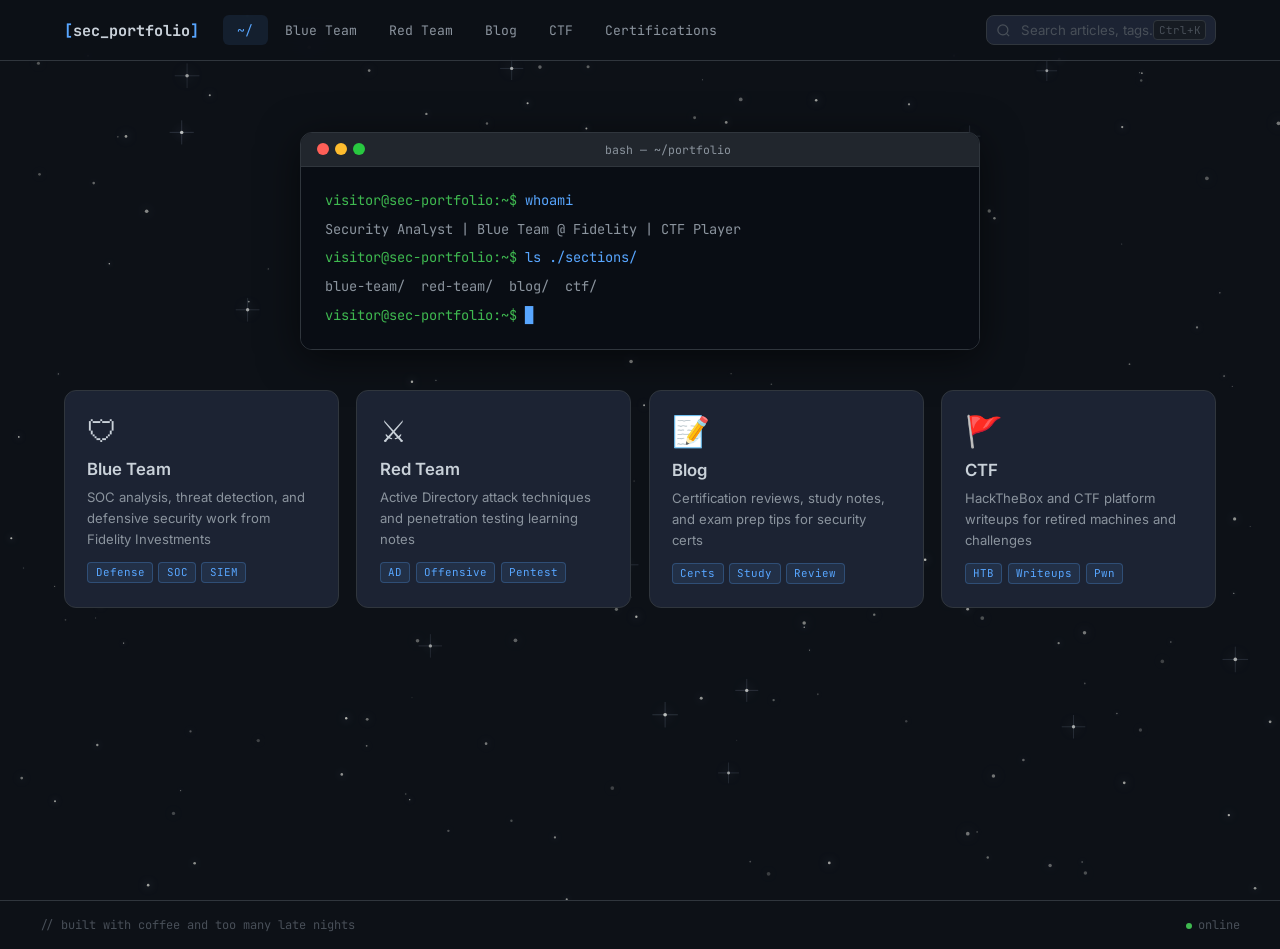
<file: index.html>
<!DOCTYPE html>
<html lang="en" data-theme="dark" style="color-scheme:dark">
<head>
  <meta charset="UTF-8" />
  <meta name="viewport" content="width=device-width, initial-scale=1.0" />
  <title>sec_portfolio</title>
  <link rel="preconnect" href="https://fonts.googleapis.com" />
  <link href="https://fonts.googleapis.com/css2?family=JetBrains+Mono:wght@400;500;700&family=Inter:wght@400;500;600;700&display=swap" rel="stylesheet" />
  <link rel="stylesheet" href="css/style.css" />
</head>
<body>
  <canvas id="bg-canvas"></canvas>

  <header id="site-header">
    <div class="header-inner">
      <div class="logo" id="logo-home">
        <span class="logo-bracket">[</span>sec_portfolio<span class="logo-bracket">]</span>
      </div>

      <nav class="main-nav">
        <button class="nav-tab active" data-section="home">~/</button>
        <button class="nav-tab" data-section="blue-team">Blue Team</button>
        <button class="nav-tab" data-section="red-team">Red Team</button>
        <button class="nav-tab" data-section="blog">Blog</button>
        <button class="nav-tab" data-section="ctf">CTF</button>
        <button class="nav-tab" data-section="certifications">Certifications</button>
      </nav>

      <div class="header-right">
        <div class="search-container">
          <svg class="search-icon" viewBox="0 0 24 24" fill="none" stroke="currentColor" stroke-width="2">
            <circle cx="11" cy="11" r="8"/><path d="m21 21-4.35-4.35"/>
          </svg>
          <input type="text" id="search-input" placeholder="Search articles, tags..." autocomplete="off" />
          <kbd class="search-kbd">Ctrl+K</kbd>
        </div>
        <button id="mobile-menu-btn" aria-label="Toggle navigation" aria-expanded="false">
          <span></span><span></span><span></span>
        </button>
      </div>
    </div>
    <nav id="mobile-nav" class="mobile-nav" aria-label="Mobile navigation">
      <button class="mobile-nav-tab active" data-section="home">~/home</button>
      <button class="mobile-nav-tab" data-section="blue-team">Blue Team</button>
      <button class="mobile-nav-tab" data-section="red-team">Red Team</button>
      <button class="mobile-nav-tab" data-section="blog">Blog</button>
      <button class="mobile-nav-tab" data-section="ctf">CTF</button>
      <button class="mobile-nav-tab" data-section="certifications">Certifications</button>
    </nav>
  </header>

  <!-- Search Overlay -->
  <div id="search-overlay" class="hidden">
    <div class="search-panel">
      <div class="search-panel-header">
        <span id="search-count">0 results</span>
        <button id="close-search">✕</button>
      </div>
      <div id="search-results-list"></div>
    </div>
  </div>

  <main id="main-content">

    <!-- HOME -->
    <section id="section-home" class="section active">
      <div class="hero">
        <div class="terminal-window">
          <div class="terminal-titlebar">
            <div class="window-dots">
              <span class="dot dot-red"></span>
              <span class="dot dot-yellow"></span>
              <span class="dot dot-green"></span>
            </div>
            <span class="terminal-title">bash — ~/portfolio</span>
          </div>
          <div class="terminal-body">
            <div class="t-line"><span class="t-prompt">visitor@sec-portfolio:~$</span> <span class="t-cmd">whoami</span></div>
            <div class="t-line t-out">Security Analyst | Blue Team @ Fidelity | CTF Player</div>
            <div class="t-line"><span class="t-prompt">visitor@sec-portfolio:~$</span> <span class="t-cmd">ls ./sections/</span></div>
            <div class="t-line t-out">blue-team/&nbsp;&nbsp;red-team/&nbsp;&nbsp;blog/&nbsp;&nbsp;ctf/</div>
            <div class="t-line"><span class="t-prompt">visitor@sec-portfolio:~$</span> <span class="t-cursor">█</span></div>
          </div>
        </div>

        <div class="hero-grid">
          <div class="hero-card" data-nav="blue-team">
            <div class="hero-card-icon">🛡</div>
            <h3>Blue Team</h3>
            <p>SOC analysis, threat detection, and defensive security work from Fidelity Investments</p>
            <div class="hero-card-tags">
              <span class="htag">Defense</span><span class="htag">SOC</span><span class="htag">SIEM</span>
            </div>
          </div>
          <div class="hero-card" data-nav="red-team">
            <div class="hero-card-icon">⚔</div>
            <h3>Red Team</h3>
            <p>Active Directory attack techniques and penetration testing learning notes</p>
            <div class="hero-card-tags">
              <span class="htag">AD</span><span class="htag">Offensive</span><span class="htag">Pentest</span>
            </div>
          </div>
          <div class="hero-card" data-nav="blog">
            <div class="hero-card-icon">📝</div>
            <h3>Blog</h3>
            <p>Certification reviews, study notes, and exam prep tips for security certs</p>
            <div class="hero-card-tags">
              <span class="htag">Certs</span><span class="htag">Study</span><span class="htag">Review</span>
            </div>
          </div>
          <div class="hero-card" data-nav="ctf">
            <div class="hero-card-icon">🚩</div>
            <h3>CTF</h3>
            <p>HackTheBox and CTF platform writeups for retired machines and challenges</p>
            <div class="hero-card-tags">
              <span class="htag">HTB</span><span class="htag">Writeups</span><span class="htag">Pwn</span>
            </div>
          </div>
        </div>
      </div>
    </section>

    <!-- BLUE TEAM -->
    <section id="section-blue-team" class="section">
      <div class="section-header">
        <h1><span class="accent">./</span>blue-team</h1>
        <p class="section-desc">Defensive security work, SOC analysis, and threat detection experience from Fidelity Investments</p>
      </div>
      <div class="tag-bar" id="blue-team-tags"></div>
      <div class="articles-grid" id="blue-team-articles"></div>
    </section>

    <!-- RED TEAM -->
    <section id="section-red-team" class="section">
      <div class="section-header">
        <h1><span class="accent">./</span>red-team</h1>
        <p class="section-desc">Active Directory attack techniques, offensive security concepts, and penetration testing learning notes</p>
      </div>
      <div class="tag-bar" id="red-team-tags"></div>
      <div class="articles-grid" id="red-team-articles"></div>
    </section>

    <!-- BLOG -->
    <section id="section-blog" class="section">
      <div class="section-header">
        <h1><span class="accent">./</span>blog</h1>
        <p class="section-desc">Certification reviews, study notes, and security insights</p>
      </div>
      <div class="tag-bar" id="blog-tags"></div>
      <div class="articles-grid" id="blog-articles"></div>
    </section>

    <!-- CTF -->
    <section id="section-ctf" class="section">
      <div class="section-header">
        <h1><span class="accent">./</span>ctf</h1>
        <p class="section-desc">HackTheBox writeups and CTF challenge solutions — retired machines only</p>
      </div>
      <div class="tag-bar" id="ctf-tags"></div>
      <div class="articles-grid" id="ctf-articles"></div>
    </section>

    <!-- CERTIFICATIONS -->
    <section id="section-certifications" class="section">
      <div class="section-header">
        <h1><span class="accent">./</span>certifications</h1>
        <p class="section-desc">Industry certifications across offensive security, blue team operations, and general IT</p>
      </div>

      <div class="cert-group">
        <p class="cert-group-title">// offensive</p>
        <div class="cert-cards">
          <div class="cert-card offensive" data-name="OSCP" data-issuer="OffSec" data-badge="assets/logos/OSCP_badge.png" data-cert="assets/logos/OSCP_cert.png">
            <div class="cert-card-logo"><img src="assets/logos/OSCP_badge.png" alt="OSCP"></div>
            <div class="cert-card-info">
              <span class="cert-card-name">OSCP</span>
              <span class="cert-card-issuer">Offensive Security</span>
            </div>
          </div>
          <div class="cert-card offensive" data-name="eWPT" data-issuer="INE Security" data-badge="assets/logos/eWPT_badge.png" data-cert="assets/logos/eWPT_cert.png">
            <div class="cert-card-logo"><img src="assets/logos/eWPT_badge.png" alt="eWPT"></div>
            <div class="cert-card-info">
              <span class="cert-card-name">eWPT</span>
              <span class="cert-card-issuer">INE Security</span>
            </div>
          </div>
          <div class="cert-card offensive" data-name="PJPT" data-issuer="TCM Security" data-badge="assets/logos/PJPT_badge.png" data-cert="assets/logos/PJPT_cert.png">
            <div class="cert-card-logo"><img src="assets/logos/PJPT_badge.png" alt="PJPT"></div>
            <div class="cert-card-info">
              <span class="cert-card-name">PJPT</span>
              <span class="cert-card-issuer">TCM Security</span>
            </div>
          </div>
          <div class="cert-card offensive" data-name="PenTest+" data-issuer="CompTIA" data-badge="assets/logos/pentest_badge.png" data-cert="assets/logos/pentest_cert.png">
            <div class="cert-card-logo"><img src="assets/logos/pentest_badge.png" alt="PenTest+"></div>
            <div class="cert-card-info">
              <span class="cert-card-name">PenTest+</span>
              <span class="cert-card-issuer">CompTIA</span>
            </div>
          </div>
        </div>
      </div>

      <div class="cert-group">
        <p class="cert-group-title">// blue team &amp; general</p>
        <div class="cert-cards">
          <div class="cert-card blue-team" data-name="A+" data-issuer="CompTIA" data-badge="assets/logos/a_badge.png" data-cert="assets/logos/a_cert.png">
            <div class="cert-card-logo"><img src="assets/logos/a_badge.png" alt="A+"></div>
            <div class="cert-card-info">
              <span class="cert-card-name">A+</span>
              <span class="cert-card-issuer">CompTIA</span>
            </div>
          </div>
          <div class="cert-card blue-team" data-name="CySA+" data-issuer="CompTIA" data-badge="assets/logos/CYSA_badge.png" data-cert="assets/logos/CYSA_cert.png">
            <div class="cert-card-logo"><img src="assets/logos/CYSA_badge.png" alt="CySA+"></div>
            <div class="cert-card-info">
              <span class="cert-card-name">CySA+</span>
              <span class="cert-card-issuer">CompTIA</span>
            </div>
          </div>
          <div class="cert-card blue-team" data-name="Security+" data-issuer="CompTIA" data-badge="assets/logos/security_badge.png" data-cert="assets/logos/security_cert.png">
            <div class="cert-card-logo"><img src="assets/logos/security_badge.png" alt="Security+"></div>
            <div class="cert-card-info">
              <span class="cert-card-name">Security+</span>
              <span class="cert-card-issuer">CompTIA</span>
            </div>
          </div>
          <div class="cert-card blue-team" data-name="GCFE" data-issuer="GIAC" data-badge="assets/logos/GCFE_badge.png" data-cert="assets/logos/GCFE_cert.png">
            <div class="cert-card-logo"><img src="assets/logos/GCFE_badge.png" alt="GCFE"></div>
            <div class="cert-card-info">
              <span class="cert-card-name">GCFE</span>
              <span class="cert-card-issuer">GIAC</span>
            </div>
          </div>
        </div>
      </div>
    </section>

  </main>

  <!-- Article Modal -->
  <div id="article-modal" class="modal hidden">
    <div class="modal-overlay" id="modal-overlay"></div>
    <div class="modal-content">
      <div class="modal-topbar">
        <div id="modal-tags" class="modal-tags"></div>
        <button class="modal-close" id="modal-close">✕</button>
      </div>
      <h1 id="modal-title"></h1>
      <div class="modal-meta">
        <span id="modal-date"></span>
        <span class="meta-sep">/</span>
        <span id="modal-section"></span>
        <span id="modal-difficulty"></span>
      </div>
      <div class="modal-body" id="modal-body"></div>
    </div>
  </div>

  <footer>
    <div class="footer-inner">
      <span class="footer-txt">// built with coffee and too many late nights</span>
      <span class="footer-status"><span class="status-dot"></span>online</span>
    </div>
  </footer>

  <script src="js/app.js"></script>
</body>
</html>
</file>
<file: css/style.css>
/* ===== CSS CUSTOM PROPERTIES ===== */
:root {
  --bg-primary:    #0d1117;
  --bg-secondary:  #161b22;
  --bg-card:       #1c2333;
  --bg-card-hover: #212d3f;
  --bg-terminal:   #090d14;

  --text-primary:   #c9d1d9;
  --text-secondary: #8b949e;
  --text-muted:     #484f58;

  --accent:        #58a6ff;
  --accent-green:  #3fb950;
  --accent-red:    #f85149;
  --accent-yellow: #d29922;
  --accent-purple: #bc8cff;
  --accent-cyan:   #39d0d8;

  --border:        #30363d;
  --border-accent: rgba(88, 166, 255, 0.35);

  --header-bg:     rgba(13, 17, 23, 0.88);
  --shadow:        0 8px 40px rgba(0,0,0,0.55);
  --shadow-card:   0 4px 20px rgba(0,0,0,0.35);

  --particle-node: rgba(88, 166, 255, 0.5);
  --particle-line: rgba(88, 166, 255, 0.12);
}

[data-theme="light"] {
  --bg-primary:    #f6f8fa;
  --bg-secondary:  #ffffff;
  --bg-card:       #ffffff;
  --bg-card-hover: #f3f4f6;
  --bg-terminal:   #1c2333;

  --text-primary:   #1f2328;
  --text-secondary: #57606a;
  --text-muted:     #848d97;

  --accent:        #0969da;
  --accent-green:  #1a7f37;
  --accent-red:    #cf222e;
  --accent-yellow: #9a6700;
  --accent-purple: #8250df;
  --accent-cyan:   #0598bc;

  --border:        #d0d7de;
  --border-accent: rgba(9, 105, 218, 0.4);

  --header-bg:     rgba(246, 248, 250, 0.95);
  --shadow:        0 8px 40px rgba(31, 35, 40, 0.12);
  --shadow-card:   0 4px 20px rgba(31, 35, 40, 0.08);

  --particle-node: rgba(9, 105, 218, 0.3);
  --particle-line: rgba(9, 105, 218, 0.08);
}

/* ===== RESET ===== */
*, *::before, *::after { box-sizing: border-box; margin: 0; padding: 0; }

html { scroll-behavior: smooth; }

body {
  font-family: 'Inter', -apple-system, BlinkMacSystemFont, sans-serif;
  background: var(--bg-primary);
  color: var(--text-primary);
  min-height: 100vh;
  overflow-x: hidden;
  transition: background-color 0.3s, color 0.3s;
}

/* ===== CANVAS ===== */
#bg-canvas {
  position: fixed;
  inset: 0;
  z-index: 0;
  pointer-events: none;
}

/* ===== HEADER ===== */
#site-header {
  position: fixed;
  top: 0; left: 0; right: 0;
  z-index: 100;
  background: var(--header-bg);
  border-bottom: 1px solid var(--border);
  backdrop-filter: blur(14px);
  -webkit-backdrop-filter: blur(14px);
}

.header-inner {
  max-width: 1200px;
  margin: 0 auto;
  padding: 0 1.5rem;
  height: 60px;
  display: flex;
  align-items: center;
  gap: 1.5rem;
}

.logo {
  font-family: 'JetBrains Mono', monospace;
  font-size: 0.95rem;
  font-weight: 700;
  cursor: pointer;
  white-space: nowrap;
  transition: color 0.2s;
  color: var(--text-primary);
}
.logo:hover { color: var(--accent); }
.logo-bracket { color: var(--accent); }

.main-nav { display: flex; gap: 0.2rem; }

.nav-tab {
  background: none;
  border: none;
  padding: 0.4rem 0.9rem;
  color: var(--text-secondary);
  font-family: 'JetBrains Mono', monospace;
  font-size: 0.82rem;
  cursor: pointer;
  border-radius: 6px;
  transition: all 0.2s;
}
.nav-tab:hover { color: var(--text-primary); background: var(--bg-card); }
.nav-tab.active {
  color: var(--accent);
  background: rgba(88, 166, 255, 0.1);
}
[data-theme="light"] .nav-tab.active { background: rgba(9, 105, 218, 0.1); }

.header-right {
  margin-left: auto;
  display: flex;
  align-items: center;
  gap: 0.75rem;
}

/* ===== SEARCH BAR ===== */
.search-container {
  position: relative;
  display: flex;
  align-items: center;
}

.search-icon {
  position: absolute;
  left: 0.6rem;
  width: 15px; height: 15px;
  color: var(--text-muted);
  pointer-events: none;
}

#search-input {
  background: var(--bg-card);
  border: 1px solid var(--border);
  border-radius: 8px;
  padding: 0.4rem 3.2rem 0.4rem 2.1rem;
  color: var(--text-primary);
  font-size: 0.83rem;
  font-family: inherit;
  width: 230px;
  transition: all 0.2s;
}
#search-input::placeholder { color: var(--text-muted); }
#search-input:focus {
  outline: none;
  border-color: var(--accent);
  box-shadow: 0 0 0 3px rgba(88, 166, 255, 0.15);
  width: 290px;
}
[data-theme="light"] #search-input:focus { box-shadow: 0 0 0 3px rgba(9, 105, 218, 0.12); }

.search-kbd {
  position: absolute;
  right: 0.6rem;
  font-size: 0.68rem;
  background: var(--bg-secondary);
  border: 1px solid var(--border);
  border-radius: 4px;
  padding: 0.1rem 0.3rem;
  color: var(--text-muted);
  font-family: 'JetBrains Mono', monospace;
  pointer-events: none;
  transition: opacity 0.15s;
}
#search-input:focus ~ .search-kbd { opacity: 0; }

/* ===== THEME TOGGLE ===== */
#theme-toggle {
  background: var(--bg-card);
  border: 1px solid var(--border);
  border-radius: 8px;
  width: 36px; height: 36px;
  display: flex; align-items: center; justify-content: center;
  cursor: pointer;
  color: var(--text-secondary);
  transition: all 0.2s;
}
#theme-toggle:hover { color: var(--accent); border-color: var(--accent); }
#theme-toggle svg { width: 16px; height: 16px; }

[data-theme="dark"] .icon-sun  { display: none; }
[data-theme="dark"] .icon-moon { display: block; }
[data-theme="light"] .icon-sun  { display: block; }
[data-theme="light"] .icon-moon { display: none; }

/* ===== SEARCH OVERLAY ===== */
#search-overlay {
  position: fixed;
  inset: 0;
  z-index: 200;
  background: rgba(0,0,0,0.6);
  display: flex;
  align-items: flex-start;
  justify-content: center;
  padding-top: 80px;
  backdrop-filter: blur(4px);
}
#search-overlay.hidden { display: none; }

.search-panel {
  background: var(--bg-secondary);
  border: 1px solid var(--border);
  border-radius: 12px;
  width: 600px;
  max-width: 90vw;
  max-height: 68vh;
  overflow: hidden;
  display: flex;
  flex-direction: column;
  box-shadow: var(--shadow);
}

.search-panel-header {
  padding: 0.85rem 1.25rem;
  border-bottom: 1px solid var(--border);
  display: flex;
  justify-content: space-between;
  align-items: center;
  font-size: 0.8rem;
  color: var(--text-secondary);
  font-family: 'JetBrains Mono', monospace;
}

#close-search {
  background: none; border: none;
  color: var(--text-secondary);
  cursor: pointer;
  font-size: 1rem;
  padding: 0.2rem 0.4rem;
  border-radius: 4px;
  transition: all 0.2s;
}
#close-search:hover { background: var(--bg-card); color: var(--text-primary); }

#search-results-list { overflow-y: auto; padding: 0.5rem; }

.sr-item {
  padding: 0.8rem 1rem;
  border-radius: 8px;
  cursor: pointer;
  transition: background 0.15s;
  border: 1px solid transparent;
}
.sr-item:hover { background: var(--bg-card); border-color: var(--border); }

.sr-title { font-weight: 600; font-size: 0.88rem; color: var(--text-primary); margin-bottom: 0.25rem; }
.sr-meta {
  font-size: 0.73rem; color: var(--text-secondary);
  font-family: 'JetBrains Mono', monospace;
  display: flex; gap: 0.75rem; margin-bottom: 0.35rem;
}
.sr-tags { display: flex; gap: 0.3rem; flex-wrap: wrap; }

.no-results { padding: 2rem; text-align: center; color: var(--text-muted); font-size: 0.87rem; }

/* ===== MAIN ===== */
#main-content {
  position: relative;
  z-index: 1;
  padding-top: 60px;
}

.section {
  display: none;
  min-height: calc(100vh - 60px);
  max-width: 1200px;
  margin: 0 auto;
  padding: 3rem 1.5rem 4rem;
  animation: fadeUp 0.3s ease;
}
.section.active { display: block; }

@keyframes fadeUp {
  from { opacity: 0; transform: translateY(10px); }
  to   { opacity: 1; transform: translateY(0); }
}

/* ===== HERO ===== */
.hero {
  display: flex;
  flex-direction: column;
  align-items: center;
  gap: 2.5rem;
  padding: 1.5rem 0;
}

/* ===== TERMINAL ===== */
.terminal-window {
  width: 100%; max-width: 680px;
  background: var(--bg-terminal);
  border: 1px solid var(--border);
  border-radius: 12px;
  overflow: hidden;
  box-shadow: var(--shadow);
  font-family: 'JetBrains Mono', monospace;
}

.terminal-titlebar {
  background: #21262d;
  padding: 0.55rem 1rem;
  display: flex;
  align-items: center;
  gap: 0.5rem;
  border-bottom: 1px solid var(--border);
}
[data-theme="light"] .terminal-titlebar { background: #e2e8f0; }

.window-dots { display: flex; gap: 6px; }
.dot { width: 12px; height: 12px; border-radius: 50%; }
.dot-red    { background: #ff5f57; }
.dot-yellow { background: #febc2e; }
.dot-green  { background: #28c840; }

.terminal-title {
  font-size: 0.72rem;
  color: #8b949e;
  margin: 0 auto;
}

.terminal-body {
  padding: 1.2rem 1.5rem;
  font-size: 0.855rem;
  line-height: 2.1;
  background: var(--bg-terminal);
  color: #c9d1d9;
  min-height: 148px;
}

.t-line   { display: block; }
.t-prompt { color: #3fb950; }
.t-cmd    { color: #58a6ff; }
.t-out    { color: #8b949e; padding-left: 0; }
.t-cursor {
  display: inline-block;
  color: #58a6ff;
  animation: blink 1s step-end infinite;
}
@keyframes blink { 0%,100% { opacity: 1; } 50% { opacity: 0; } }

/* ===== HERO GRID ===== */
.hero-grid {
  display: grid;
  grid-template-columns: repeat(auto-fit, minmax(230px, 1fr));
  gap: 1.1rem;
  width: 100%;
}

.hero-card {
  background: var(--bg-card);
  border: 1px solid var(--border);
  border-radius: 12px;
  padding: 1.4rem;
  cursor: pointer;
  transition: all 0.2s;
  position: relative;
  overflow: hidden;
}
.hero-card::after {
  content: '';
  position: absolute;
  top: 0; left: 0; right: 0;
  height: 2px;
  background: linear-gradient(90deg, var(--accent), var(--accent-cyan));
  opacity: 0;
  transition: opacity 0.2s;
}
.hero-card:hover { border-color: var(--border-accent); box-shadow: var(--shadow-card); transform: translateY(-2px); }
.hero-card:hover::after { opacity: 1; }

.hero-card-icon { font-size: 1.9rem; margin-bottom: 0.65rem; }
.hero-card h3 { font-size: 1.05rem; font-weight: 600; margin-bottom: 0.45rem; }
.hero-card p { font-size: 0.82rem; color: var(--text-secondary); line-height: 1.6; margin-bottom: 0.75rem; }

.hero-card-tags { display: flex; gap: 0.35rem; flex-wrap: wrap; }
.htag {
  font-size: 0.68rem;
  font-family: 'JetBrains Mono', monospace;
  padding: 0.18rem 0.45rem;
  border-radius: 4px;
  background: rgba(88, 166, 255, 0.1);
  border: 1px solid rgba(88, 166, 255, 0.25);
  color: var(--accent);
}
[data-theme="light"] .htag { background: rgba(9,105,218,0.08); border-color: rgba(9,105,218,0.2); }

/* ===== SECTION HEADER ===== */
.section-header { margin-bottom: 1.75rem; }
.section-header h1 {
  font-family: 'JetBrains Mono', monospace;
  font-size: 1.65rem;
  font-weight: 700;
  margin-bottom: 0.4rem;
}
.section-header h1 .accent { color: var(--accent); }
.section-desc { color: var(--text-secondary); font-size: 0.87rem; line-height: 1.6; }

/* ===== TAG BAR ===== */
.tag-bar { display: flex; flex-wrap: wrap; gap: 0.45rem; margin-bottom: 1.75rem; min-height: 1px; }

.tag-btn {
  background: var(--bg-card);
  border: 1px solid var(--border);
  border-radius: 20px;
  padding: 0.28rem 0.8rem;
  font-size: 0.75rem;
  font-family: 'JetBrains Mono', monospace;
  color: var(--text-secondary);
  cursor: pointer;
  transition: all 0.18s;
}
.tag-btn:hover, .tag-btn.active {
  background: rgba(88, 166, 255, 0.1);
  border-color: var(--accent);
  color: var(--accent);
}
[data-theme="light"] .tag-btn:hover,
[data-theme="light"] .tag-btn.active { background: rgba(9,105,218,0.08); }

/* ===== ARTICLES GRID ===== */
.articles-grid {
  display: grid;
  grid-template-columns: repeat(auto-fill, minmax(290px, 1fr));
  gap: 1.1rem;
}

.article-card {
  background: var(--bg-card);
  border: 1px solid var(--border);
  border-radius: 12px;
  padding: 1.4rem;
  cursor: pointer;
  transition: all 0.2s;
  display: flex;
  flex-direction: column;
  gap: 0.7rem;
}
.article-card:hover {
  border-color: var(--border-accent);
  box-shadow: var(--shadow-card);
  transform: translateY(-2px);
}

.card-top { display: flex; justify-content: space-between; align-items: flex-start; gap: 0.5rem; }
.card-title { font-size: 0.97rem; font-weight: 600; color: var(--text-primary); line-height: 1.45; flex: 1; }
.card-excerpt { font-size: 0.82rem; color: var(--text-secondary); line-height: 1.65; flex: 1; }

.card-tags { display: flex; flex-wrap: wrap; gap: 0.3rem; }
.ctag {
  font-size: 0.68rem;
  font-family: 'JetBrains Mono', monospace;
  padding: 0.15rem 0.45rem;
  border-radius: 4px;
  background: var(--bg-secondary);
  border: 1px solid var(--border);
  color: var(--text-secondary);
  transition: all 0.15s;
  cursor: pointer;
}
.ctag:hover { border-color: var(--accent); color: var(--accent); }

/* tag color variants */
.ctag-blue   { background: rgba(88,166,255,0.08);  border-color: rgba(88,166,255,0.25);  color: #58a6ff; }
.ctag-green  { background: rgba(63,185,80,0.08);   border-color: rgba(63,185,80,0.25);   color: #3fb950; }
.ctag-red    { background: rgba(248,81,73,0.08);   border-color: rgba(248,81,73,0.25);   color: #f85149; }
.ctag-yellow { background: rgba(210,153,34,0.08);  border-color: rgba(210,153,34,0.25);  color: #d29922; }
.ctag-purple { background: rgba(188,140,255,0.08); border-color: rgba(188,140,255,0.25); color: #bc8cff; }
.ctag-cyan   { background: rgba(57,208,216,0.08);  border-color: rgba(57,208,216,0.25);  color: #39d0d8; }

[data-theme="light"] .ctag-blue   { color: #0969da; }
[data-theme="light"] .ctag-green  { color: #1a7f37; }
[data-theme="light"] .ctag-red    { color: #cf222e; }
[data-theme="light"] .ctag-yellow { color: #9a6700; }
[data-theme="light"] .ctag-purple { color: #8250df; }
[data-theme="light"] .ctag-cyan   { color: #0598bc; }

/* difficulty badges */
.badge {
  font-size: 0.68rem;
  font-family: 'JetBrains Mono', monospace;
  padding: 0.18rem 0.5rem;
  border-radius: 4px;
  white-space: nowrap;
  flex-shrink: 0;
}
.badge-easy   { background: rgba(63,185,80,0.1);   color: #3fb950; border: 1px solid rgba(63,185,80,0.3); }
.badge-medium { background: rgba(210,153,34,0.1);  color: #d29922; border: 1px solid rgba(210,153,34,0.3); }
.badge-hard   { background: rgba(248,81,73,0.1);   color: #f85149; border: 1px solid rgba(248,81,73,0.3); }
.badge-insane { background: rgba(188,140,255,0.1); color: #bc8cff; border: 1px solid rgba(188,140,255,0.3); }

.card-footer {
  display: flex;
  justify-content: space-between;
  align-items: center;
  font-size: 0.73rem;
  font-family: 'JetBrains Mono', monospace;
  color: var(--text-muted);
  margin-top: auto;
  padding-top: 0.6rem;
  border-top: 1px solid var(--border);
}
.card-read { color: var(--accent); }

/* ===== EMPTY STATE ===== */
.empty-state {
  grid-column: 1/-1;
  text-align: center;
  padding: 4rem 2rem;
}
.empty-icon { font-size: 2.8rem; margin-bottom: 1rem; opacity: 0.45; }
.empty-state h3 { font-size: 1.05rem; font-weight: 600; color: var(--text-secondary); margin-bottom: 0.45rem; }
.empty-state p { font-size: 0.84rem; color: var(--text-muted); line-height: 1.65; max-width: 380px; margin: 0 auto; }
.empty-code {
  display: inline-block;
  margin-top: 1.4rem;
  padding: 0.6rem 1.1rem;
  background: var(--bg-card);
  border: 1px solid var(--border);
  border-radius: 8px;
  font-family: 'JetBrains Mono', monospace;
  font-size: 0.78rem;
  color: var(--accent);
}

/* ===== MODAL ===== */
.modal {
  position: fixed;
  inset: 0;
  z-index: 300;
  display: flex;
  align-items: flex-start;
  justify-content: center;
  overflow-y: auto;
  padding: 2rem 1rem 3rem;
}
.modal.hidden { display: none; }

.modal-overlay {
  position: fixed;
  inset: 0;
  background: rgba(0,0,0,0.72);
  backdrop-filter: blur(4px);
}

.modal-content {
  position: relative;
  z-index: 1;
  background: var(--bg-secondary);
  border: 1px solid var(--border);
  border-radius: 16px;
  padding: 2rem;
  width: 100%;
  max-width: 820px;
  box-shadow: var(--shadow);
}

.modal-topbar {
  display: flex;
  justify-content: space-between;
  align-items: center;
  margin-bottom: 1rem;
}
.modal-tags { display: flex; gap: 0.35rem; flex-wrap: wrap; }
.modal-close {
  background: var(--bg-card);
  border: 1px solid var(--border);
  width: 32px; height: 32px;
  border-radius: 8px;
  cursor: pointer;
  color: var(--text-secondary);
  font-size: 0.88rem;
  display: flex; align-items: center; justify-content: center;
  transition: all 0.2s;
  flex-shrink: 0;
}
.modal-close:hover { background: var(--accent-red); border-color: var(--accent-red); color: #fff; }

#modal-title {
  font-size: 1.5rem;
  font-weight: 700;
  line-height: 1.3;
  margin-bottom: 0.65rem;
}
.modal-meta {
  display: flex;
  gap: 0.6rem;
  align-items: center;
  font-size: 0.78rem;
  font-family: 'JetBrains Mono', monospace;
  color: var(--text-muted);
  margin-bottom: 2rem;
  padding-bottom: 1.5rem;
  border-bottom: 1px solid var(--border);
}
.meta-sep { opacity: 0.4; }

/* modal body prose */
.modal-loading { color: var(--text-muted); font-family: 'JetBrains Mono', monospace; font-size: 0.85rem; padding: 2rem 0; }
.modal-error   { color: var(--accent-red); font-size: 0.85rem; padding: 1rem 0; }
.modal-body { font-size: 0.88rem; line-height: 1.85; color: var(--text-secondary); }
.modal-body h2 { font-size: 1.15rem; font-weight: 700; color: var(--text-primary); margin: 1.75rem 0 0.65rem; }
.modal-body h3 { font-size: 0.98rem; font-weight: 600; color: var(--text-primary); margin: 1.25rem 0 0.5rem; }
.modal-body p  { margin-bottom: 0.9rem; }
.modal-body ul, .modal-body ol { margin: 0 0 0.9rem 1.5rem; }
.modal-body li { margin-bottom: 0.35rem; }

.modal-body code {
  font-family: 'JetBrains Mono', monospace;
  font-size: 0.8rem;
  background: var(--bg-card);
  border: 1px solid var(--border);
  border-radius: 4px;
  padding: 0.1rem 0.4rem;
  color: var(--accent);
}

.modal-body pre {
  background: var(--bg-card);
  border: 1px solid var(--border);
  border-radius: 8px;
  padding: 1.1rem 1.3rem;
  overflow-x: auto;
  margin: 0.9rem 0;
  font-family: 'JetBrains Mono', monospace;
  font-size: 0.8rem;
  line-height: 1.7;
  color: var(--text-primary);
}

/* ===== FOOTER ===== */
footer {
  position: relative;
  z-index: 1;
  border-top: 1px solid var(--border);
  padding: 1rem 1.5rem;
}
.footer-inner {
  max-width: 1200px;
  margin: 0 auto;
  display: flex;
  justify-content: space-between;
  align-items: center;
  font-size: 0.75rem;
  font-family: 'JetBrains Mono', monospace;
  color: var(--text-muted);
}

.status-dot {
  display: inline-block;
  width: 6px; height: 6px;
  background: var(--accent-green);
  border-radius: 50%;
  margin-right: 0.4rem;
  animation: pulse 2s ease infinite;
}
@keyframes pulse { 0%,100% { opacity: 1; } 50% { opacity: 0.35; } }

/* ===== SCROLLBAR ===== */
::-webkit-scrollbar { width: 5px; height: 5px; }
::-webkit-scrollbar-track { background: var(--bg-primary); }
::-webkit-scrollbar-thumb { background: var(--border); border-radius: 3px; }
::-webkit-scrollbar-thumb:hover { background: var(--text-muted); }

/* ===== SELECTION ===== */
::selection { background: rgba(88,166,255,0.28); color: var(--text-primary); }

/* ===== HIGHLIGHT (search) ===== */
mark {
  background: rgba(88,166,255,0.28);
  color: inherit;
  border-radius: 2px;
  padding: 0 1px;
}

/* ===== HAMBURGER BUTTON ===== */
#mobile-menu-btn {
  display: none;
  background: var(--bg-card);
  border: 1px solid var(--border);
  border-radius: 8px;
  width: 36px; height: 36px;
  cursor: pointer;
  color: var(--text-secondary);
  flex-direction: column;
  align-items: center;
  justify-content: center;
  gap: 5px;
  padding: 0;
  transition: all 0.2s;
  flex-shrink: 0;
}
#mobile-menu-btn:hover { border-color: var(--accent); color: var(--accent); }
#mobile-menu-btn span {
  display: block;
  width: 16px; height: 1.5px;
  background: currentColor;
  border-radius: 2px;
  transition: all 0.25s;
}
#mobile-menu-btn.open span:nth-child(1) { transform: translateY(6.5px) rotate(45deg); }
#mobile-menu-btn.open span:nth-child(2) { opacity: 0; transform: scaleX(0); }
#mobile-menu-btn.open span:nth-child(3) { transform: translateY(-6.5px) rotate(-45deg); }

/* ===== MOBILE NAV DRAWER ===== */
.mobile-nav {
  display: none;
  flex-direction: column;
  gap: 0.25rem;
  padding: 0.75rem 1.25rem 1rem;
  border-top: 1px solid var(--border);
  background: var(--header-bg);
  backdrop-filter: blur(14px);
  -webkit-backdrop-filter: blur(14px);
}
.mobile-nav.open { display: flex; }

.mobile-nav-tab {
  background: none;
  border: 1px solid transparent;
  padding: 0.65rem 1rem;
  color: var(--text-secondary);
  font-family: 'JetBrains Mono', monospace;
  font-size: 0.85rem;
  cursor: pointer;
  border-radius: 8px;
  text-align: left;
  transition: all 0.18s;
}
.mobile-nav-tab:hover { color: var(--text-primary); background: var(--bg-card); }
.mobile-nav-tab.active {
  color: var(--accent);
  background: rgba(88, 166, 255, 0.1);
  border-color: rgba(88, 166, 255, 0.2);
}
[data-theme="light"] .mobile-nav-tab.active {
  background: rgba(9, 105, 218, 0.08);
  border-color: rgba(9, 105, 218, 0.2);
}

/* ===== CERTIFICATIONS ===== */
.cert-group { margin-bottom: 2.5rem; }

.cert-group-title {
  font-family: 'JetBrains Mono', monospace;
  font-size: 0.78rem;
  color: var(--text-muted);
  margin-bottom: 1rem;
  letter-spacing: 0.04em;
}

.cert-cards {
  display: flex;
  flex-wrap: wrap;
  gap: 0.75rem;
}

.cert-card {
  display: flex;
  align-items: center;
  gap: 1.4rem;
  background: var(--bg-card);
  border: 1px solid var(--border);
  border-radius: 14px;
  padding: 1.4rem 1.8rem;
  cursor: pointer;
  transition: all 0.2s;
  width: 260px;
  flex: 0 0 260px;
}

.cert-card-logo {
  width: 96px;
  height: 96px;
  border-radius: 0;
  border: none;
  background: transparent;
  display: flex;
  align-items: center;
  justify-content: center;
  flex-shrink: 0;
}

.cert-card-logo img {
  width: 96px;
  height: 96px;
  object-fit: contain;
  transition: filter 0.2s;
}

.cert-card-placeholder {
  font-family: 'JetBrains Mono', monospace;
  font-size: 1rem;
  font-weight: 700;
  color: var(--text-muted);
}

.cert-card-info {
  display: flex;
  flex-direction: column;
  gap: 0.3rem;
}

.cert-card-name {
  font-family: 'JetBrains Mono', monospace;
  font-size: 1.15rem;
  font-weight: 700;
  color: var(--text-primary);
  transition: color 0.2s;
}

.cert-card-issuer {
  font-size: 0.82rem;
  color: var(--text-muted);
}

.cert-card.offensive:hover {
  border-color: rgba(248, 81, 73, 0.45);
  background: rgba(248, 81, 73, 0.05);
  transform: translateY(-2px);
  box-shadow: 0 4px 16px rgba(248, 81, 73, 0.1);
}
.cert-card.offensive:hover .cert-card-name { color: var(--accent-red); }
.cert-card.offensive:hover .cert-card-logo img {
  filter: drop-shadow(0 0 8px rgba(248, 81, 73, 1)) drop-shadow(0 0 20px rgba(248, 81, 73, 0.8));
}

.cert-card.blue-team:hover {
  border-color: var(--border-accent);
  background: rgba(88, 166, 255, 0.05);
  transform: translateY(-2px);
  box-shadow: 0 4px 16px rgba(88, 166, 255, 0.1);
}
.cert-card.blue-team:hover .cert-card-name { color: var(--accent); }
.cert-card.blue-team:hover .cert-card-logo img {
  filter: drop-shadow(0 0 6px rgba(88, 166, 255, 1)) drop-shadow(0 0 16px rgba(88, 166, 255, 1)) drop-shadow(0 0 30px rgba(88, 166, 255, 0.7));
}

/* ===== RESPONSIVE ===== */
@media (max-width: 600px) {
  .cert-columns { grid-template-columns: 1fr; gap: 2.5rem; }
  .cert-name { font-size: 1.6rem; }
}

@media (max-width: 780px) {
  .main-nav { display: none; }
  .search-container { display: none; }
  #mobile-menu-btn { display: flex; }
  .hero-grid { grid-template-columns: repeat(2, 1fr); }
  .articles-grid { grid-template-columns: 1fr; }
  .section { padding: 2rem 1rem 3rem; }
  .terminal-body { font-size: 0.78rem; overflow-x: auto; }
  .footer-inner { flex-wrap: wrap; gap: 0.4rem; }
}

@media (max-width: 480px) {
  .hero-grid { grid-template-columns: 1fr; }
  .logo { font-size: 0.85rem; }
  .modal-content { padding: 1.25rem; }
  #modal-title { font-size: 1.2rem; }
  .terminal-body { font-size: 0.72rem; }
}
</file>
